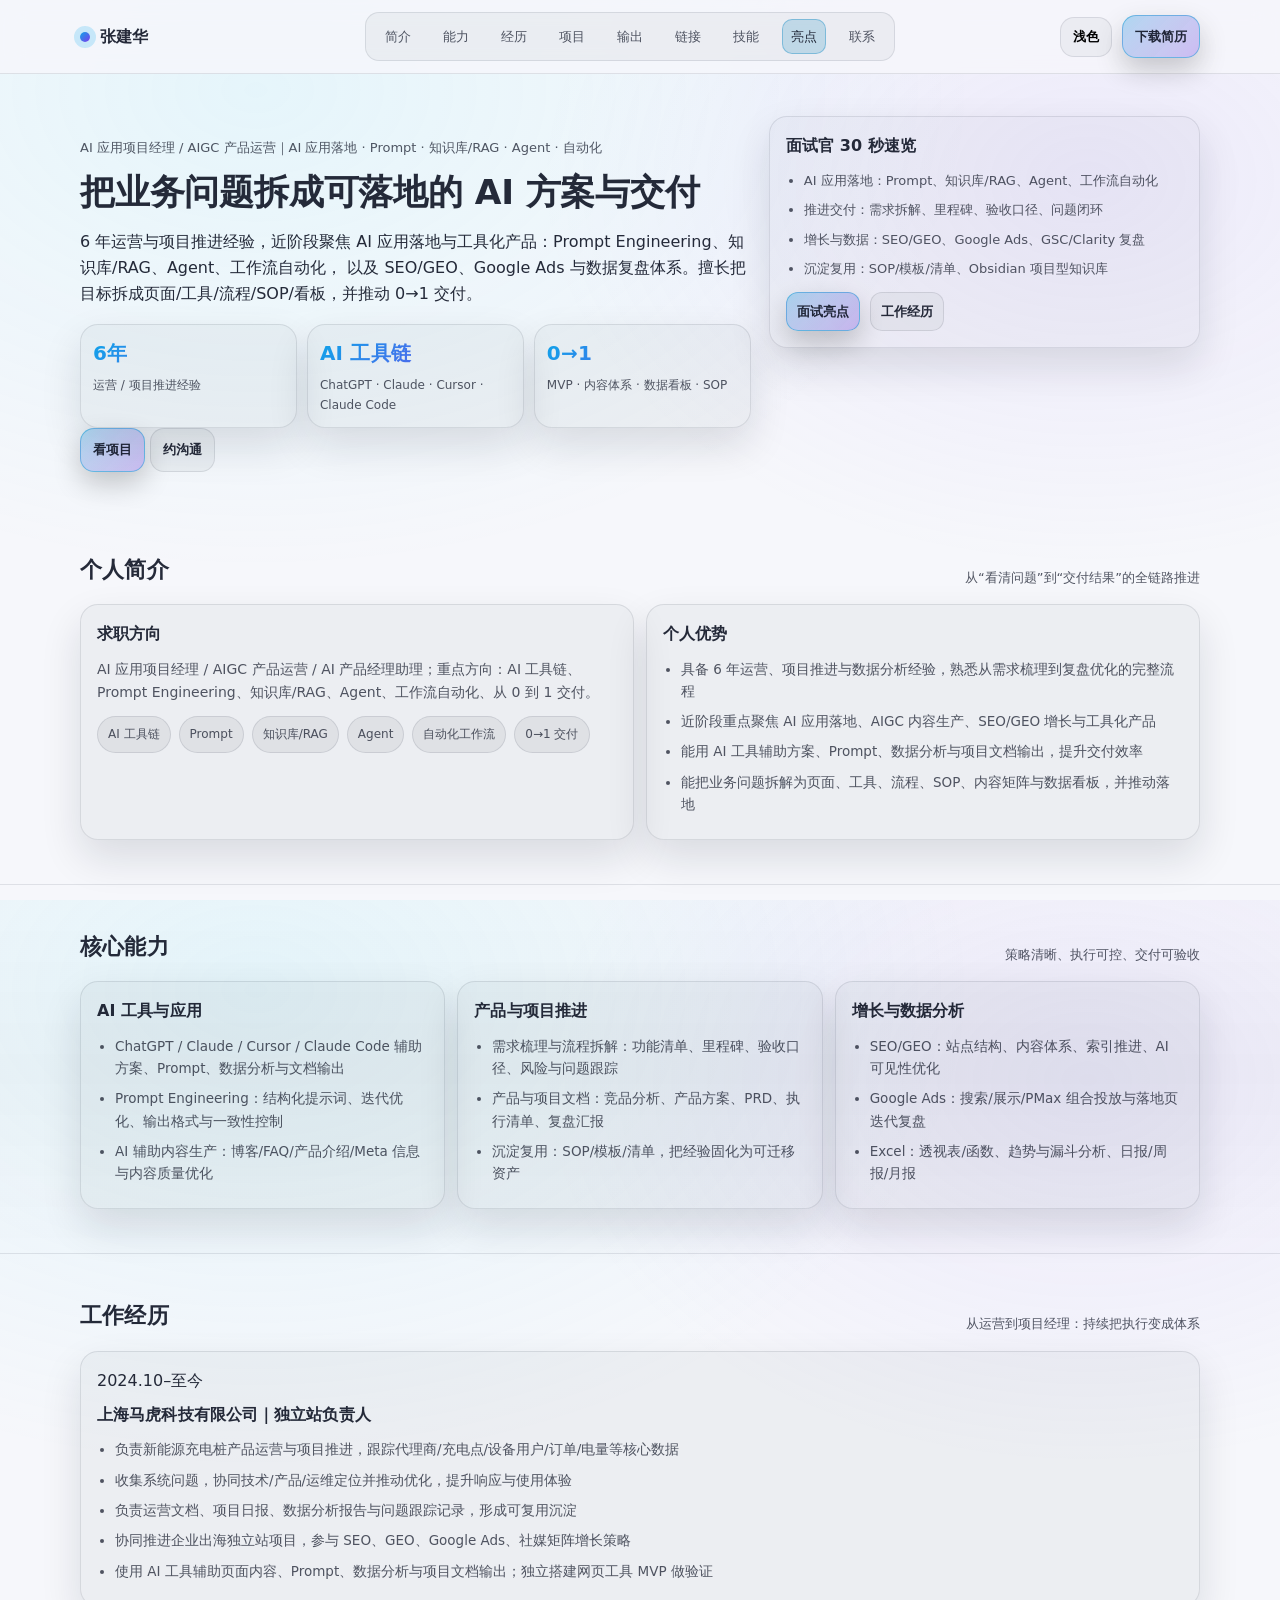
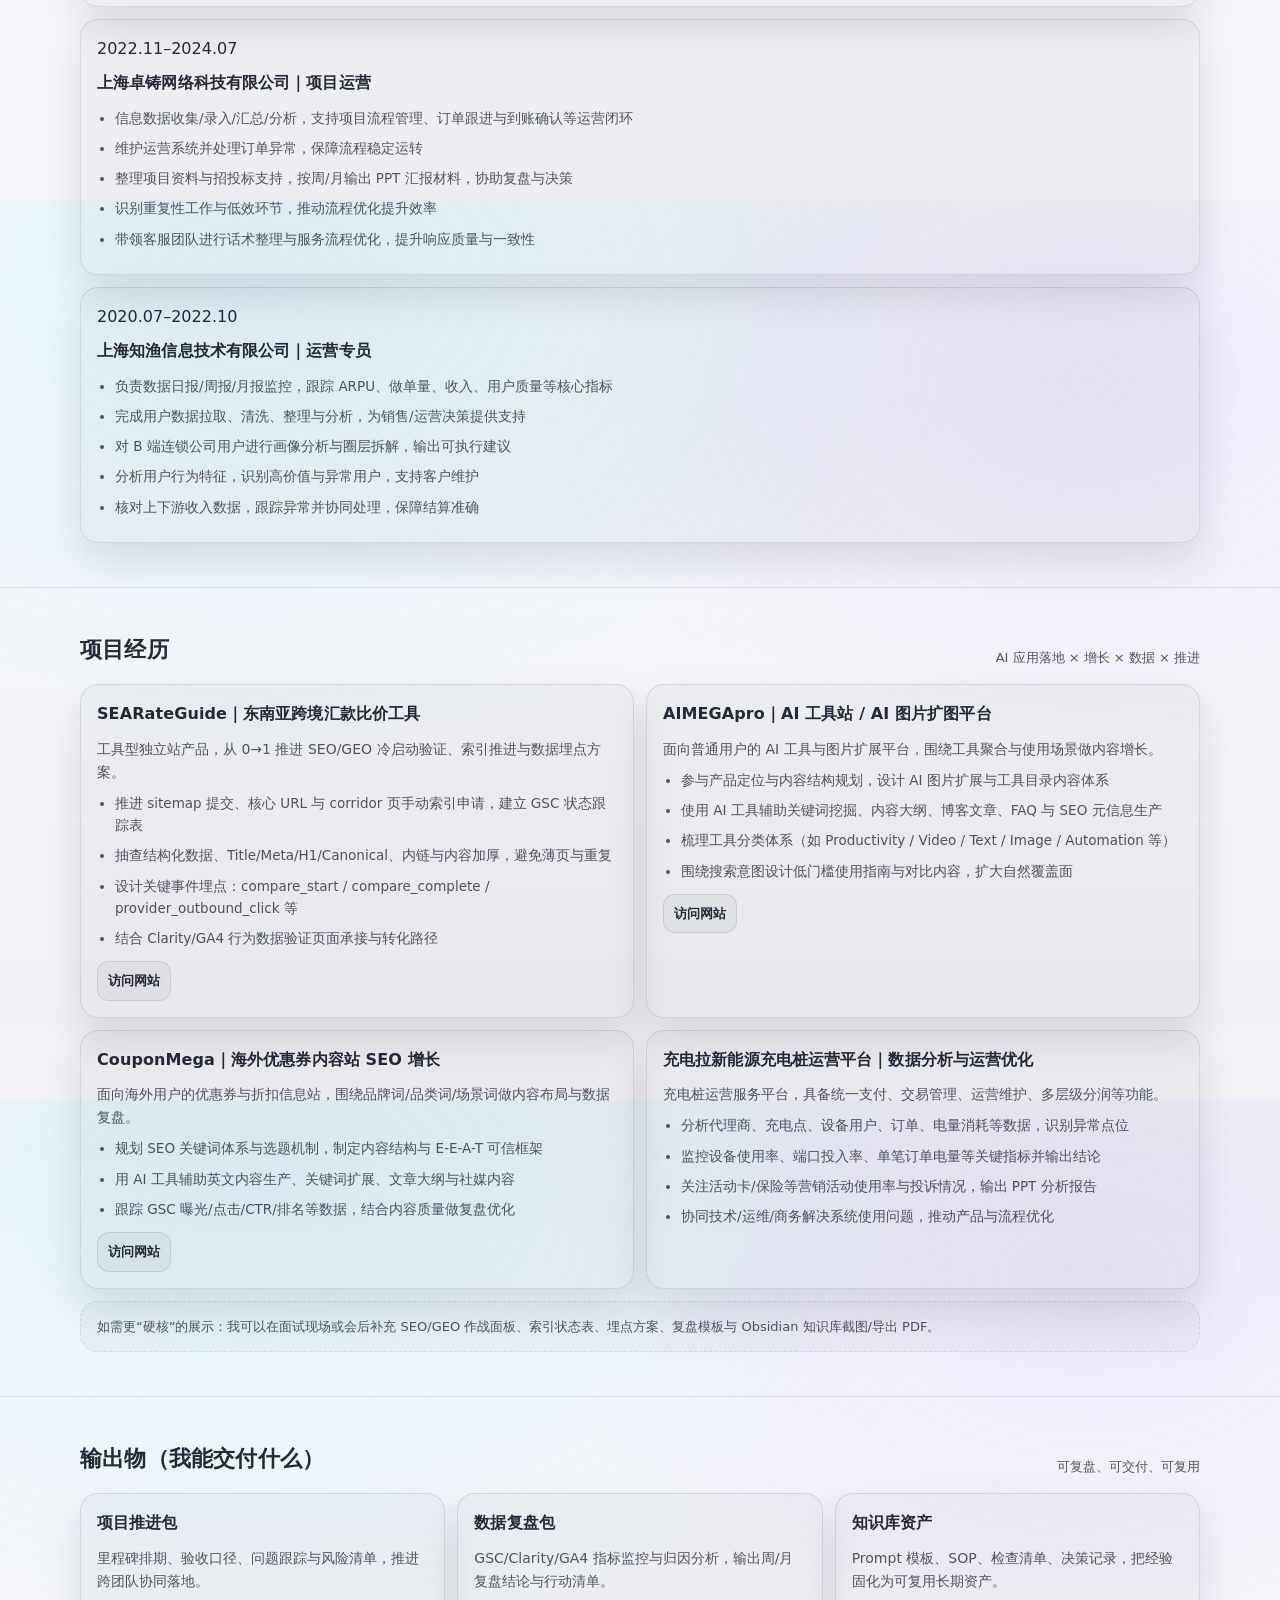
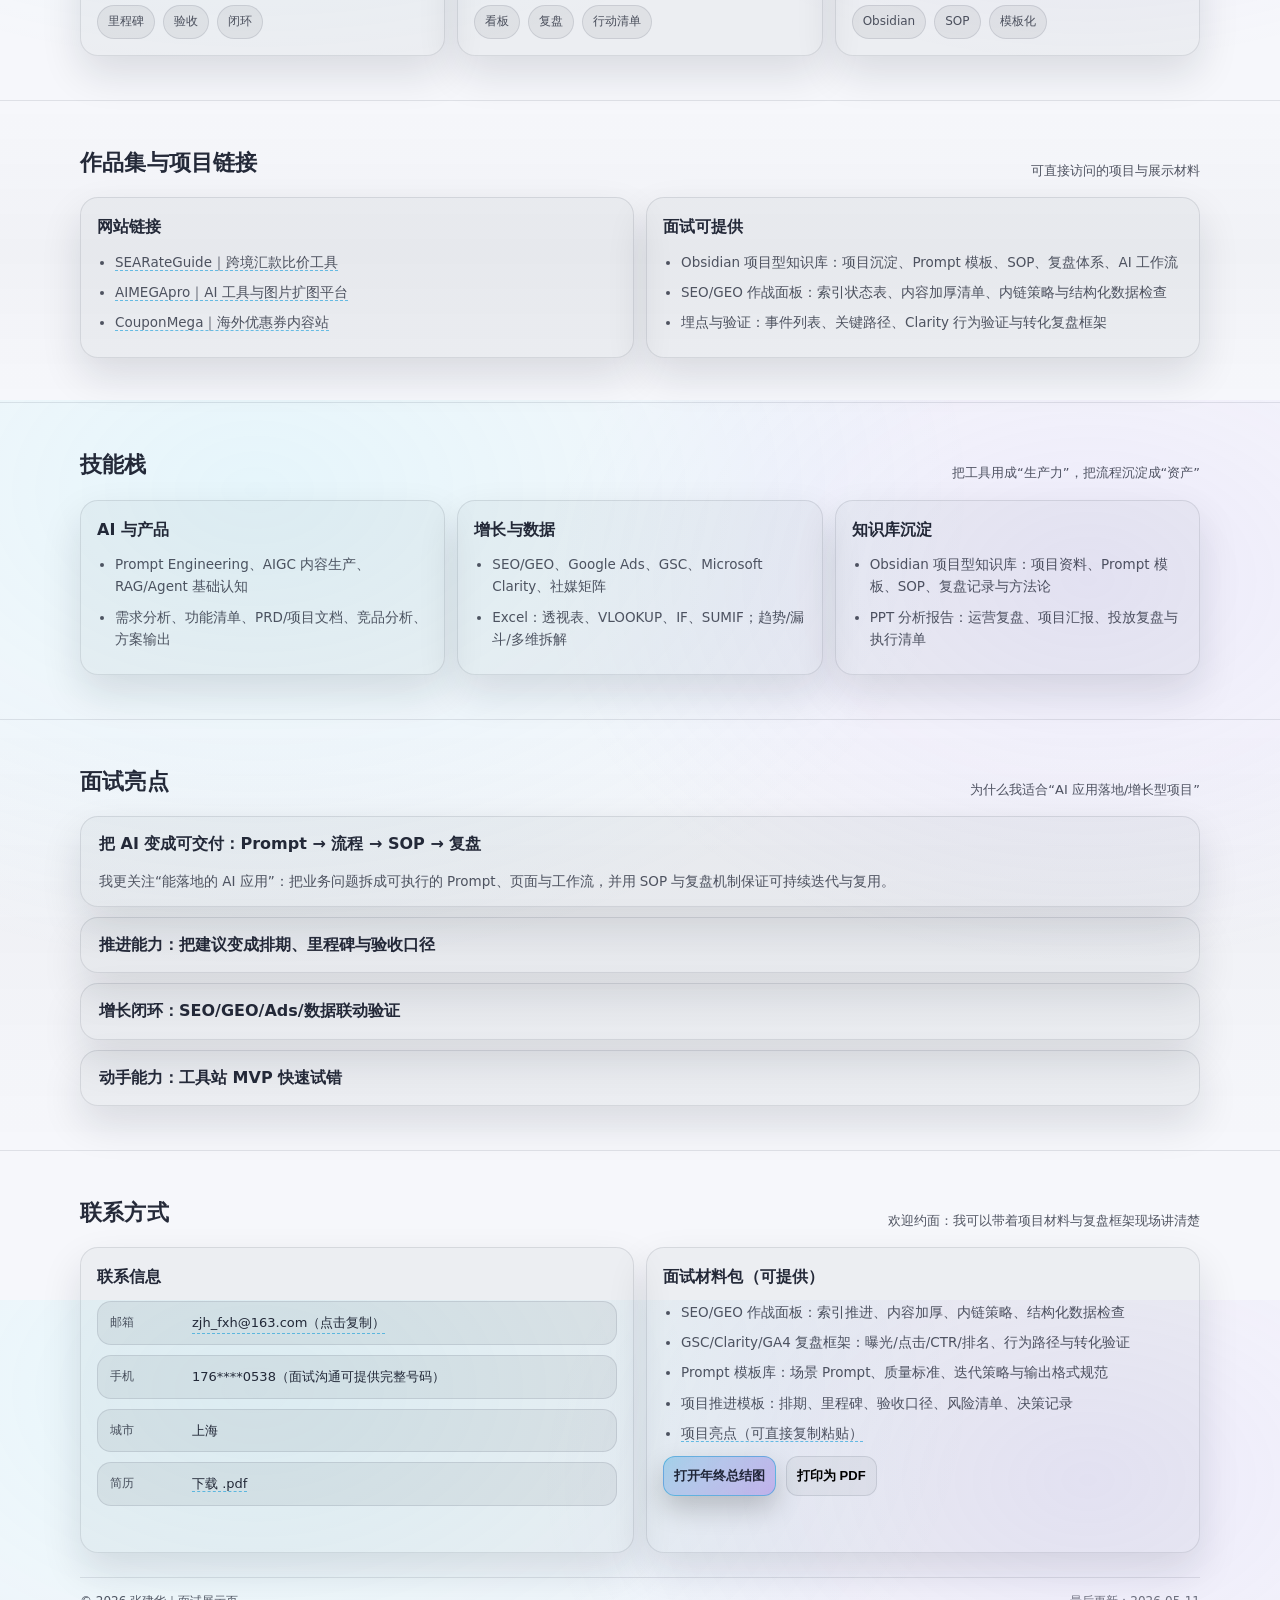
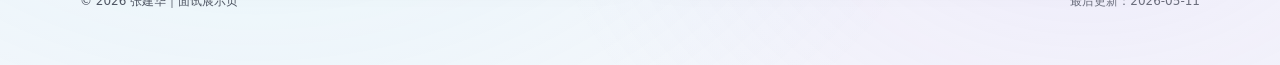
<file: index.html>
<!doctype html>
<html lang="zh-CN">
  <head>
    <meta charset="utf-8" />
    <meta name="viewport" content="width=device-width, initial-scale=1" />
    <meta name="color-scheme" content="light dark" />
    <meta name="theme-color" content="#0b1020" />

    <title>张建华｜AI 应用项目经理 / AIGC 产品运营</title>
    <meta
      name="description"
      content="张建华，AI 应用项目经理 / AIGC 产品运营。6 年运营与项目推进经验，聚焦 AI 应用落地、Prompt Engineering、知识库/RAG、Agent、工作流自动化与工具化产品；具备 SEO/GEO、Google Ads、数据分析与复盘闭环能力。"
    />
    <link rel="canonical" href="https://erick-zzz.github.io/zhangjianhua/" />

    <meta property="og:type" content="website" />
    <meta property="og:locale" content="zh_CN" />
    <meta property="og:title" content="张建华｜AI 应用项目经理 / AIGC 产品运营" />
    <meta
      property="og:description"
      content="AI 应用落地｜Prompt Engineering｜知识库/RAG｜Agent｜工作流自动化｜SEO/GEO 与 Google Ads｜数据分析与项目推进"
    />
    <meta property="og:url" content="https://erick-zzz.github.io/zhangjianhua/" />
    <meta property="og:image" content="https://erick-zzz.github.io/zhangjianhua/og.jpg" />
    <meta property="og:image:width" content="1200" />
    <meta property="og:image:height" content="630" />

    <meta name="twitter:card" content="summary_large_image" />
    <meta name="twitter:title" content="张建华｜AI 应用项目经理 / AIGC 产品运营" />
    <meta name="twitter:description" content="AI 应用落地 · Prompt · 知识库/RAG · Agent · 增长与数据" />
    <meta name="twitter:image" content="https://erick-zzz.github.io/zhangjianhua/og.jpg" />

    <link rel="icon" href="favicon-32.png" type="image/png" sizes="32x32" />
    <link rel="icon" href="favicon-16.png" type="image/png" sizes="16x16" />
    <link rel="apple-touch-icon" href="apple-touch-icon.png" sizes="180x180" />
    <meta name="format-detection" content="telephone=no" />

    <script>
      (() => {
        try {
          const saved = localStorage.getItem("theme");
          const preferred =
            saved === "light" || saved === "dark"
              ? saved
              : window.matchMedia?.("(prefers-color-scheme: light)")?.matches
                ? "light"
                : "dark";
          if (preferred === "light") document.documentElement.setAttribute("data-theme", "light");
        } catch {}
      })();
    </script>

    <link rel="stylesheet" href="styles.css" />
    <script type="application/ld+json">
      {
        "@context": "https://schema.org",
        "@type": "Person",
        "name": "张建华",
        "jobTitle": "AI 应用项目经理 / AIGC 产品运营",
        "url": "https://erick-zzz.github.io/zhangjianhua/",
        "email": "mailto:zjh_fxh@163.com",
        "address": { "@type": "PostalAddress", "addressLocality": "上海", "addressCountry": "CN" },
        "knowsAbout": [
          "AI 应用落地",
          "AIGC",
          "Prompt Engineering",
          "知识库/RAG",
          "Agent",
          "工作流自动化",
          "需求分析",
          "项目推进",
          "数据分析",
          "SEO",
          "GEO（AI 可见性）",
          "Google Ads",
          "Google Search Console",
          "Microsoft Clarity",
          "Obsidian 知识库"
        ]
      }
    </script>
  </head>
  <body>
    <a class="skip-link" href="#home">跳到主要内容</a>

    <header class="header">
      <div class="container header__inner">
        <a class="brand" href="#home" aria-label="返回顶部">
          <span class="brand__dot" aria-hidden="true"></span>
          <span class="brand__text">张建华</span>
        </a>

        <nav class="nav" aria-label="站点导航">
          <button class="nav__toggle" type="button" aria-expanded="false" aria-controls="navMenu">菜单</button>
          <div class="nav__menu" id="navMenu">
            <a href="#about">简介</a>
            <a href="#capabilities">能力</a>
            <a href="#experience">经历</a>
            <a href="#projects">项目</a>
            <a href="#results">输出</a>
            <a href="#links">链接</a>
            <a href="#skills">技能</a>
            <a href="#highlights">亮点</a>
            <a href="#contact">联系</a>
          </div>
        </nav>

        <div class="header__actions">
          <button class="btn btn--ghost" type="button" id="themeToggle" aria-label="切换主题">
            <span id="themeLabel">浅色</span>
          </button>
          <a class="btn btn--primary" href="AI应用项目经理-张建华.pdf" download>下载简历</a>
        </div>
      </div>
    </header>

    <main id="home">
      <section class="hero">
        <div class="container hero__inner">
          <div class="hero__content">
            <p class="eyebrow">AI 应用项目经理 / AIGC 产品运营｜AI 应用落地 · Prompt · 知识库/RAG · Agent · 自动化</p>
            <h1 class="hero__title">把业务问题拆成可落地的 AI 方案与交付</h1>
            <p class="hero__lead">
              6 年运营与项目推进经验，近阶段聚焦 AI 应用落地与工具化产品：Prompt Engineering、知识库/RAG、Agent、工作流自动化，
              以及 SEO/GEO、Google Ads 与数据复盘体系。擅长把目标拆成页面/工具/流程/SOP/看板，并推动 0→1 交付。
            </p>

            <div class="stats" role="list" aria-label="关键概览">
              <div class="stat" role="listitem">
                <div class="stat__value">6年</div>
                <div class="stat__label">运营 / 项目推进经验</div>
              </div>
              <div class="stat" role="listitem">
                <div class="stat__value">AI 工具链</div>
                <div class="stat__label">ChatGPT · Claude · Cursor · Claude Code</div>
              </div>
              <div class="stat" role="listitem">
                <div class="stat__value">0→1</div>
                <div class="stat__label">MVP · 内容体系 · 数据看板 · SOP</div>
              </div>
            </div>

            <div class="hero__actions">
              <a class="btn btn--primary" href="#projects">看项目</a>
              <a class="btn btn--ghost" href="#contact">约沟通</a>
            </div>
          </div>

          <div class="hero__card" aria-label="30 秒速览">
            <div class="card card--glass">
              <h2 class="card__title">面试官 30 秒速览</h2>
              <ul class="checklist">
                <li>AI 应用落地：Prompt、知识库/RAG、Agent、工作流自动化</li>
                <li>推进交付：需求拆解、里程碑、验收口径、问题闭环</li>
                <li>增长与数据：SEO/GEO、Google Ads、GSC/Clarity 复盘</li>
                <li>沉淀复用：SOP/模板/清单、Obsidian 项目型知识库</li>
              </ul>
              <div class="card__actions">
                <a class="btn btn--primary btn--sm" href="#highlights">面试亮点</a>
                <a class="btn btn--ghost btn--sm" href="#experience">工作经历</a>
              </div>
            </div>
          </div>
        </div>
      </section>

      <section class="section" id="about">
        <div class="container">
          <div class="section__head">
            <h2 class="section__title">个人简介</h2>
            <p class="section__subtitle">从“看清问题”到“交付结果”的全链路推进</p>
          </div>

          <div class="grid grid--2">
            <div class="card">
              <h3 class="card__title">求职方向</h3>
              <p class="card__text">
                AI 应用项目经理 / AIGC 产品运营 / AI 产品经理助理；重点方向：AI 工具链、Prompt Engineering、知识库/RAG、Agent、工作流自动化、从 0 到 1 交付。
              </p>
              <div class="tags" aria-label="方向标签">
                <span class="tag">AI 工具链</span>
                <span class="tag">Prompt</span>
                <span class="tag">知识库/RAG</span>
                <span class="tag">Agent</span>
                <span class="tag">自动化工作流</span>
                <span class="tag">0→1 交付</span>
              </div>
            </div>
            <div class="card">
              <h3 class="card__title">个人优势</h3>
              <ul class="bullets">
                <li>具备 6 年运营、项目推进与数据分析经验，熟悉从需求梳理到复盘优化的完整流程</li>
                <li>近阶段重点聚焦 AI 应用落地、AIGC 内容生产、SEO/GEO 增长与工具化产品</li>
                <li>能用 AI 工具辅助方案、Prompt、数据分析与项目文档输出，提升交付效率</li>
                <li>能把业务问题拆解为页面、工具、流程、SOP、内容矩阵与数据看板，并推动落地</li>
              </ul>
            </div>
          </div>
        </div>
      </section>

      <section class="section section--alt" id="capabilities">
        <div class="container">
          <div class="section__head">
            <h2 class="section__title">核心能力</h2>
            <p class="section__subtitle">策略清晰、执行可控、交付可验收</p>
          </div>

          <div class="grid grid--3">
            <div class="card">
              <h3 class="card__title">AI 工具与应用</h3>
              <ul class="bullets">
                <li>ChatGPT / Claude / Cursor / Claude Code 辅助方案、Prompt、数据分析与文档输出</li>
                <li>Prompt Engineering：结构化提示词、迭代优化、输出格式与一致性控制</li>
                <li>AI 辅助内容生产：博客/FAQ/产品介绍/Meta 信息与内容质量优化</li>
              </ul>
            </div>
            <div class="card">
              <h3 class="card__title">产品与项目推进</h3>
              <ul class="bullets">
                <li>需求梳理与流程拆解：功能清单、里程碑、验收口径、风险与问题跟踪</li>
                <li>产品与项目文档：竞品分析、产品方案、PRD、执行清单、复盘汇报</li>
                <li>沉淀复用：SOP/模板/清单，把经验固化为可迁移资产</li>
              </ul>
            </div>
            <div class="card">
              <h3 class="card__title">增长与数据分析</h3>
              <ul class="bullets">
                <li>SEO/GEO：站点结构、内容体系、索引推进、AI 可见性优化</li>
                <li>Google Ads：搜索/展示/PMax 组合投放与落地页迭代复盘</li>
                <li>Excel：透视表/函数、趋势与漏斗分析、日报/周报/月报</li>
              </ul>
            </div>
          </div>
        </div>
      </section>

      <section class="section" id="experience">
        <div class="container">
          <div class="section__head">
            <h2 class="section__title">工作经历</h2>
            <p class="section__subtitle">从运营到项目经理：持续把执行变成体系</p>
          </div>

          <div class="timeline">
            <article class="card timeline__item">
              <div class="timeline__meta">2024.10–至今</div>
              <h3 class="card__title">上海马虎科技有限公司｜独立站负责人</h3>
              <ul class="bullets">
                <li>负责新能源充电桩产品运营与项目推进，跟踪代理商/充电点/设备用户/订单/电量等核心数据</li>
                <li>收集系统问题，协同技术/产品/运维定位并推动优化，提升响应与使用体验</li>
                <li>负责运营文档、项目日报、数据分析报告与问题跟踪记录，形成可复用沉淀</li>
                <li>协同推进企业出海独立站项目，参与 SEO、GEO、Google Ads、社媒矩阵增长策略</li>
                <li>使用 AI 工具辅助页面内容、Prompt、数据分析与项目文档输出；独立搭建网页工具 MVP 做验证</li>
              </ul>
            </article>

            <article class="card timeline__item">
              <div class="timeline__meta">2022.11–2024.07</div>
              <h3 class="card__title">上海卓铸网络科技有限公司｜项目运营</h3>
              <ul class="bullets">
                <li>信息数据收集/录入/汇总/分析，支持项目流程管理、订单跟进与到账确认等运营闭环</li>
                <li>维护运营系统并处理订单异常，保障流程稳定运转</li>
                <li>整理项目资料与招投标支持，按周/月输出 PPT 汇报材料，协助复盘与决策</li>
                <li>识别重复性工作与低效环节，推动流程优化提升效率</li>
                <li>带领客服团队进行话术整理与服务流程优化，提升响应质量与一致性</li>
              </ul>
            </article>

            <article class="card timeline__item">
              <div class="timeline__meta">2020.07–2022.10</div>
              <h3 class="card__title">上海知渔信息技术有限公司｜运营专员</h3>
              <ul class="bullets">
                <li>负责数据日报/周报/月报监控，跟踪 ARPU、做单量、收入、用户质量等核心指标</li>
                <li>完成用户数据拉取、清洗、整理与分析，为销售/运营决策提供支持</li>
                <li>对 B 端连锁公司用户进行画像分析与圈层拆解，输出可执行建议</li>
                <li>分析用户行为特征，识别高价值与异常用户，支持客户维护</li>
                <li>核对上下游收入数据，跟踪异常并协同处理，保障结算准确</li>
              </ul>
            </article>
          </div>
        </div>
      </section>

      <section class="section section--alt" id="projects">
        <div class="container">
          <div class="section__head">
            <h2 class="section__title">项目经历</h2>
            <p class="section__subtitle">AI 应用落地 × 增长 × 数据 × 推进</p>
          </div>

          <div class="grid grid--2">
            <article class="card">
              <h3 class="card__title">SEARateGuide｜东南亚跨境汇款比价工具</h3>
              <p class="card__text">工具型独立站产品，从 0→1 推进 SEO/GEO 冷启动验证、索引推进与数据埋点方案。</p>
              <ul class="bullets">
                <li>推进 sitemap 提交、核心 URL 与 corridor 页手动索引申请，建立 GSC 状态跟踪表</li>
                <li>抽查结构化数据、Title/Meta/H1/Canonical、内链与内容加厚，避免薄页与重复</li>
                <li>设计关键事件埋点：compare_start / compare_complete / provider_outbound_click 等</li>
                <li>结合 Clarity/GA4 行为数据验证页面承接与转化路径</li>
              </ul>
              <div class="card__actions">
                <a class="btn btn--ghost btn--sm" href="https://searateguide.com/" target="_blank" rel="noreferrer">访问网站</a>
              </div>
            </article>

            <article class="card">
              <h3 class="card__title">AIMEGApro｜AI 工具站 / AI 图片扩图平台</h3>
              <p class="card__text">面向普通用户的 AI 工具与图片扩展平台，围绕工具聚合与使用场景做内容增长。</p>
              <ul class="bullets">
                <li>参与产品定位与内容结构规划，设计 AI 图片扩展与工具目录内容体系</li>
                <li>使用 AI 工具辅助关键词挖掘、内容大纲、博客文章、FAQ 与 SEO 元信息生产</li>
                <li>梳理工具分类体系（如 Productivity / Video / Text / Image / Automation 等）</li>
                <li>围绕搜索意图设计低门槛使用指南与对比内容，扩大自然覆盖面</li>
              </ul>
              <div class="card__actions">
                <a class="btn btn--ghost btn--sm" href="https://www.aimegapro.com/" target="_blank" rel="noreferrer">访问网站</a>
              </div>
            </article>

            <article class="card">
              <h3 class="card__title">CouponMega｜海外优惠券内容站 SEO 增长</h3>
              <p class="card__text">面向海外用户的优惠券与折扣信息站，围绕品牌词/品类词/场景词做内容布局与数据复盘。</p>
              <ul class="bullets">
                <li>规划 SEO 关键词体系与选题机制，制定内容结构与 E-E-A-T 可信框架</li>
                <li>用 AI 工具辅助英文内容生产、关键词扩展、文章大纲与社媒内容</li>
                <li>跟踪 GSC 曝光/点击/CTR/排名等数据，结合内容质量做复盘优化</li>
              </ul>
              <div class="card__actions">
                <a class="btn btn--ghost btn--sm" href="https://couponmega.com/" target="_blank" rel="noreferrer">访问网站</a>
              </div>
            </article>

            <article class="card">
              <h3 class="card__title">充电拉新能源充电桩运营平台｜数据分析与运营优化</h3>
              <p class="card__text">充电桩运营服务平台，具备统一支付、交易管理、运营维护、多层级分润等功能。</p>
              <ul class="bullets">
                <li>分析代理商、充电点、设备用户、订单、电量消耗等数据，识别异常点位</li>
                <li>监控设备使用率、端口投入率、单笔订单电量等关键指标并输出结论</li>
                <li>关注活动卡/保险等营销活动使用率与投诉情况，输出 PPT 分析报告</li>
                <li>协同技术/运维/商务解决系统使用问题，推动产品与流程优化</li>
              </ul>
            </article>
          </div>

          <div class="note">
            <p class="note__text">
              如需更“硬核”的展示：我可以在面试现场或会后补充 SEO/GEO 作战面板、索引状态表、埋点方案、复盘模板与 Obsidian 知识库截图/导出 PDF。
            </p>
          </div>
        </div>
      </section>

      <section class="section" id="results">
        <div class="container">
          <div class="section__head">
            <h2 class="section__title">输出物（我能交付什么）</h2>
            <p class="section__subtitle">可复盘、可交付、可复用</p>
          </div>

          <div class="grid grid--3">
            <div class="card">
              <h3 class="card__title">项目推进包</h3>
              <p class="card__text">里程碑排期、验收口径、问题跟踪与风险清单，推进跨团队协同落地。</p>
              <div class="card__footer">
                <span class="pill">里程碑</span>
                <span class="pill">验收</span>
                <span class="pill">闭环</span>
              </div>
            </div>
            <div class="card">
              <h3 class="card__title">数据复盘包</h3>
              <p class="card__text">GSC/Clarity/GA4 指标监控与归因分析，输出周/月复盘结论与行动清单。</p>
              <div class="card__footer">
                <span class="pill">看板</span>
                <span class="pill">复盘</span>
                <span class="pill">行动清单</span>
              </div>
            </div>
            <div class="card">
              <h3 class="card__title">知识库资产</h3>
              <p class="card__text">Prompt 模板、SOP、检查清单、决策记录，把经验固化为可复用长期资产。</p>
              <div class="card__footer">
                <span class="pill">Obsidian</span>
                <span class="pill">SOP</span>
                <span class="pill">模板化</span>
              </div>
            </div>
          </div>
        </div>
      </section>

      <section class="section section--alt" id="links">
        <div class="container">
          <div class="section__head">
            <h2 class="section__title">作品集与项目链接</h2>
            <p class="section__subtitle">可直接访问的项目与展示材料</p>
          </div>

          <div class="grid grid--2">
            <div class="card">
              <h3 class="card__title">网站链接</h3>
              <ul class="bullets">
                <li><a class="linklike" href="https://searateguide.com/" target="_blank" rel="noreferrer">SEARateGuide｜跨境汇款比价工具</a></li>
                <li><a class="linklike" href="https://www.aimegapro.com/" target="_blank" rel="noreferrer">AIMEGApro｜AI 工具与图片扩图平台</a></li>
                <li><a class="linklike" href="https://couponmega.com/" target="_blank" rel="noreferrer">CouponMega｜海外优惠券内容站</a></li>
              </ul>
            </div>
            <div class="card">
              <h3 class="card__title">面试可提供</h3>
              <ul class="bullets">
                <li>Obsidian 项目型知识库：项目沉淀、Prompt 模板、SOP、复盘体系、AI 工作流</li>
                <li>SEO/GEO 作战面板：索引状态表、内容加厚清单、内链策略与结构化数据检查</li>
                <li>埋点与验证：事件列表、关键路径、Clarity 行为验证与转化复盘框架</li>
              </ul>
            </div>
          </div>
        </div>
      </section>

      <section class="section" id="skills">
        <div class="container">
          <div class="section__head">
            <h2 class="section__title">技能栈</h2>
            <p class="section__subtitle">把工具用成“生产力”，把流程沉淀成“资产”</p>
          </div>

          <div class="grid grid--3">
            <div class="card">
              <h3 class="card__title">AI 与产品</h3>
              <ul class="bullets">
                <li>Prompt Engineering、AIGC 内容生产、RAG/Agent 基础认知</li>
                <li>需求分析、功能清单、PRD/项目文档、竞品分析、方案输出</li>
              </ul>
            </div>
            <div class="card">
              <h3 class="card__title">增长与数据</h3>
              <ul class="bullets">
                <li>SEO/GEO、Google Ads、GSC、Microsoft Clarity、社媒矩阵</li>
                <li>Excel：透视表、VLOOKUP、IF、SUMIF；趋势/漏斗/多维拆解</li>
              </ul>
            </div>
            <div class="card">
              <h3 class="card__title">知识库沉淀</h3>
              <ul class="bullets">
                <li>Obsidian 项目型知识库：项目资料、Prompt 模板、SOP、复盘记录与方法论</li>
                <li>PPT 分析报告：运营复盘、项目汇报、投放复盘与执行清单</li>
              </ul>
            </div>
          </div>
        </div>
      </section>

      <section class="section section--alt" id="highlights">
        <div class="container">
          <div class="section__head">
            <h2 class="section__title">面试亮点</h2>
            <p class="section__subtitle">为什么我适合“AI 应用落地/增长型项目”</p>
          </div>

          <div class="accordion" data-accordion>
            <details class="accordion__item" open>
              <summary>把 AI 变成可交付：Prompt → 流程 → SOP → 复盘</summary>
              <div class="accordion__content">
                我更关注“能落地的 AI 应用”：把业务问题拆成可执行的 Prompt、页面与工作流，并用 SOP 与复盘机制保证可持续迭代与复用。
              </div>
            </details>
            <details class="accordion__item">
              <summary>推进能力：把建议变成排期、里程碑与验收口径</summary>
              <div class="accordion__content">
                能把模糊需求转成可执行任务与验收标准，持续跟进风险与资源，推动跨团队协同闭环。
              </div>
            </details>
            <details class="accordion__item">
              <summary>增长闭环：SEO/GEO/Ads/数据联动验证</summary>
              <div class="accordion__content">
                兼顾短期验证与长期资产沉淀：投放验证、SEO/内容复利、数据复盘驱动下一阶段行动清单。
              </div>
            </details>
            <details class="accordion__item">
              <summary>动手能力：工具站 MVP 快速试错</summary>
              <div class="accordion__content">
                能独立搭建工具型页面或 MVP，快速验证需求与路径，用小成本试错缩短学习周期。
              </div>
            </details>
          </div>
        </div>
      </section>

      <section class="section" id="contact">
        <div class="container">
          <div class="section__head">
            <h2 class="section__title">联系方式</h2>
            <p class="section__subtitle">欢迎约面：我可以带着项目材料与复盘框架现场讲清楚</p>
          </div>

          <div class="grid grid--2">
            <div class="card">
              <h3 class="card__title">联系信息</h3>
              <div class="contact-list">
                <div class="contact-item">
                  <div class="contact-item__k">邮箱</div>
                  <div class="contact-item__v">
                    <button class="linklike" type="button" data-copy="zjh_fxh@163.com">zjh_fxh@163.com（点击复制）</button>
                  </div>
                </div>
                <div class="contact-item">
                  <div class="contact-item__k">手机</div>
                  <div class="contact-item__v">176****0538（面试沟通可提供完整号码）</div>
                </div>
                <div class="contact-item">
                  <div class="contact-item__k">城市</div>
                  <div class="contact-item__v">上海</div>
                </div>
                <div class="contact-item">
                  <div class="contact-item__k">简历</div>
                  <div class="contact-item__v">
                    <a class="linklike" href="AI应用项目经理-张建华.pdf" download>下载 .pdf</a>
                  </div>
                </div>
              </div>
              <div class="toast" id="toast" role="status" aria-live="polite" aria-atomic="true"></div>
            </div>

            <div class="card">
              <h3 class="card__title">面试材料包（可提供）</h3>
              <ul class="bullets">
                <li>SEO/GEO 作战面板：索引推进、内容加厚、内链策略、结构化数据检查</li>
                <li>GSC/Clarity/GA4 复盘框架：曝光/点击/CTR/排名、行为路径与转化验证</li>
                <li>Prompt 模板库：场景 Prompt、质量标准、迭代策略与输出格式规范</li>
                <li>项目推进模板：排期、里程碑、验收口径、风险清单、决策记录</li>
                <li><a class="linklike" href="resume_project_highlights.md" target="_blank" rel="noreferrer">项目亮点（可直接复制粘贴）</a></li>
              </ul>
              <div class="card__actions">
                <a class="btn btn--primary btn--sm" href="year_end.jpg" target="_blank" rel="noreferrer">打开年终总结图</a>
                <button class="btn btn--ghost btn--sm" type="button" id="printBtn">打印为 PDF</button>
              </div>
            </div>
          </div>

          <footer class="footer">
            <div class="footer__inner">
              <div>© <span id="year"></span> 张建华｜面试展示页</div>
              <div class="footer__meta">最后更新：2026-05-11</div>
            </div>
          </footer>
        </div>
      </section>
    </main>

    <button class="backtop" type="button" id="backToTop" aria-label="返回顶部">↑</button>
    <script src="main.js" defer></script>
  </body>
</html>
</file>
<file: styles.css>
:root{
  --font: system-ui, -apple-system, "Segoe UI", Arial, "PingFang SC", "Hiragino Sans GB", "Microsoft YaHei", sans-serif;
  --bg: #0b1020;
  --surface: rgba(255,255,255,.06);
  --surface-2: rgba(255,255,255,.08);
  --border: rgba(255,255,255,.12);
  --text: rgba(255,255,255,.92);
  --muted: rgba(255,255,255,.72);
  --soft: rgba(255,255,255,.60);
  --primary: #6ee7ff;
  --primary-2: #a78bfa;
  --shadow: 0 16px 40px rgba(0,0,0,.30);
  --ring: 0 0 0 4px rgba(110, 231, 255, .18);
  --radius: 18px;
  --container: 1120px;
}

[data-theme="light"]{
  --bg: #f6f7fb;
  --surface: rgba(18, 24, 40, .04);
  --surface-2: rgba(18, 24, 40, .06);
  --border: rgba(18, 24, 40, .10);
  --text: rgba(18, 24, 40, .92);
  --muted: rgba(18, 24, 40, .72);
  --soft: rgba(18, 24, 40, .60);
  --primary: #0ea5e9;
  --primary-2: #7c3aed;
  --shadow: 0 18px 40px rgba(18, 24, 40, .12);
  --ring: 0 0 0 4px rgba(14, 165, 233, .16);
}

*{ box-sizing:border-box; }
html,body{ height:100%; }
html{ scroll-behavior: smooth; }
body{
  margin:0;
  font-family: var(--font);
  background: radial-gradient(1200px 800px at 20% 10%, rgba(110,231,255,.12), transparent 60%),
              radial-gradient(1000px 700px at 85% 20%, rgba(167,139,250,.12), transparent 55%),
              var(--bg);
  color: var(--text);
  line-height: 1.65;
}

a{ color: inherit; text-decoration: none; }
img{ max-width:100%; height:auto; display:block; }

.skip-link{
  position:absolute;
  left:-9999px;
  top:auto;
  width:1px;
  height:1px;
  overflow:hidden;
}
.skip-link:focus{
  left:16px;
  top:16px;
  width:auto;
  height:auto;
  padding:10px 12px;
  border-radius: 12px;
  background: var(--surface-2);
  border: 1px solid var(--border);
  box-shadow: var(--shadow);
  z-index: 9999;
}

.container{
  width: min(var(--container), calc(100% - 32px));
  margin: 0 auto;
}

.header{
  position: sticky;
  top: 0;
  z-index: 60;
  backdrop-filter: blur(12px);
  background: color-mix(in srgb, var(--bg) 78%, transparent);
  border-bottom: 1px solid var(--border);
}
.header__inner{
  display:flex;
  align-items:center;
  justify-content:space-between;
  gap: 14px;
  padding: 12px 0;
}
.brand{
  display:flex;
  align-items:center;
  gap: 10px;
  min-width: 120px;
}
.brand__dot{
  width: 10px;
  height: 10px;
  border-radius: 999px;
  background: linear-gradient(135deg, var(--primary), var(--primary-2));
  box-shadow: 0 0 0 6px color-mix(in srgb, var(--primary) 20%, transparent);
}
.brand__text{
  font-weight: 700;
  letter-spacing: .2px;
}

.nav{
  display:flex;
  align-items:center;
  gap: 10px;
}
.nav__toggle{
  display:none;
  border:1px solid var(--border);
  background: var(--surface);
  color: var(--text);
  padding: 8px 10px;
  border-radius: 12px;
  cursor:pointer;
}
.nav__menu{
  display:flex;
  align-items:center;
  gap: 14px;
  padding: 6px 10px;
  border-radius: 14px;
  border: 1px solid var(--border);
  background: var(--surface);
}
.nav__menu a{
  font-size: 13px;
  color: var(--muted);
  padding: 6px 8px;
  border: 1px solid transparent;
  border-radius: 10px;
  transition: background .15s ease, color .15s ease;
}
.nav__menu a:hover{
  background: var(--surface-2);
  color: var(--text);
}
.nav__menu a.is-active{
  background: color-mix(in srgb, var(--primary) 14%, var(--surface-2));
  color: var(--text);
  border: 1px solid color-mix(in srgb, var(--primary) 30%, var(--border));
}

.header__actions{
  display:flex;
  align-items:center;
  gap: 10px;
}

.btn{
  display:inline-flex;
  align-items:center;
  justify-content:center;
  gap: 8px;
  border-radius: 14px;
  padding: 10px 12px;
  font-weight: 600;
  font-size: 13px;
  border: 1px solid var(--border);
  cursor:pointer;
  transition: transform .08s ease, background .15s ease, border-color .15s ease;
  user-select:none;
}
.btn:active{ transform: translateY(1px); }
.btn--primary{
  border-color: color-mix(in srgb, var(--primary) 42%, var(--border));
  background: linear-gradient(135deg, color-mix(in srgb, var(--primary) 30%, var(--surface)), color-mix(in srgb, var(--primary-2) 28%, var(--surface)));
  box-shadow: 0 12px 28px rgba(0,0,0,.20);
}
.btn--ghost{
  background: var(--surface);
}
.btn--sm{
  padding: 8px 10px;
  border-radius: 12px;
}
.btn:focus-visible{
  outline: none;
  box-shadow: var(--ring);
}

.hero{
  padding: 42px 0 18px;
}
.hero__inner{
  display:grid;
  grid-template-columns: 1.4fr .9fr;
  gap: 18px;
  align-items: start;
}
.hero__content{
  padding: 18px 0;
}
.eyebrow{
  display:inline-flex;
  align-items:center;
  gap: 10px;
  font-size: 13px;
  color: var(--muted);
  margin: 0 0 14px;
}
.hero__title{
  margin: 0 0 14px;
  line-height: 1.15;
  letter-spacing: -.2px;
  font-size: clamp(28px, 2.7vw, 44px);
}
.hero__subtitle{
  margin: 0 0 18px;
  color: var(--muted);
  font-size: 15px;
}
.hero__cta{
  display:flex;
  flex-wrap: wrap;
  gap: 10px;
  margin-bottom: 16px;
}

.stats{
  display:grid;
  grid-template-columns: repeat(3, minmax(0,1fr));
  gap: 10px;
}
.stat{
  border: 1px solid var(--border);
  background: var(--surface);
  border-radius: var(--radius);
  padding: 12px 12px;
  box-shadow: var(--shadow);
}
.stat__value{
  font-size: 20px;
  font-weight: 800;
  letter-spacing: .2px;
  background: linear-gradient(135deg, var(--primary), var(--primary-2));
  -webkit-background-clip: text;
  background-clip: text;
  color: transparent;
}
.stat__label{
  font-size: 12px;
  color: var(--muted);
  margin-top: 6px;
}

.hero__card{
  position: sticky;
  top: 78px;
}

.section{
  padding: 44px 0;
}
.section[id]{
  scroll-margin-top: 92px;
}
.section--alt{
  background: linear-gradient(180deg, transparent, color-mix(in srgb, var(--surface) 60%, transparent), transparent);
  border-top: 1px solid var(--border);
  border-bottom: 1px solid var(--border);
}
.section__head{
  display:flex;
  align-items:flex-end;
  justify-content:space-between;
  gap: 12px;
  margin-bottom: 16px;
}
.section__title{
  margin: 0;
  font-size: 22px;
  letter-spacing: .2px;
}
.section__subtitle{
  margin: 0;
  color: var(--muted);
  font-size: 13px;
}

.grid{
  display:grid;
  gap: 12px;
}
.grid--2{ grid-template-columns: repeat(2, minmax(0, 1fr)); }
.grid--3{ grid-template-columns: repeat(3, minmax(0, 1fr)); }

.card{
  border: 1px solid var(--border);
  background: var(--surface);
  border-radius: var(--radius);
  padding: 16px 16px;
  box-shadow: var(--shadow);
}
.card--glass{
  background: color-mix(in srgb, var(--surface) 74%, transparent);
}
.card__kicker{
  font-size: 12px;
  color: var(--muted);
  margin-bottom: 8px;
}
.card__title{
  margin: 0 0 10px;
  font-size: 16px;
  letter-spacing: .1px;
}
.card__text{
  margin: 0;
  color: var(--muted);
  font-size: 14px;
}
.card__actions{
  display:flex;
  gap: 10px;
  margin-top: 12px;
}
.card__footer{
  display:flex;
  gap: 8px;
  flex-wrap: wrap;
  margin-top: 12px;
}

.checklist{
  margin: 0;
  padding-left: 18px;
  color: var(--muted);
  font-size: 13px;
}
.checklist li{ margin: 8px 0; }

.bullets{
  margin: 0;
  padding-left: 18px;
  color: var(--muted);
  font-size: 13.5px;
}
.bullets li{ margin: 8px 0; }

.tags{
  display:flex;
  flex-wrap:wrap;
  gap: 8px;
  margin-top: 12px;
}
.tags--lg .tag{
  padding: 10px 12px;
  font-size: 13px;
}
.tag{
  display:inline-flex;
  align-items:center;
  padding: 8px 10px;
  border-radius: 999px;
  border: 1px solid var(--border);
  background: var(--surface-2);
  color: var(--muted);
  font-size: 12px;
}

.timeline{
  display:grid;
  gap: 12px;
}
.timeline__meta{
  display:grid;
  grid-template-columns: 160px 120px 1fr;
  gap: 10px;
  align-items: baseline;
  margin-bottom: 8px;
}
.timeline__time{ color: var(--soft); font-size: 12px; }
.timeline__role{ font-weight: 700; }
.timeline__company{ color: var(--muted); font-size: 13px; }

.mini-stats{
  display:grid;
  grid-template-columns: repeat(2, minmax(0,1fr));
  gap: 10px;
}
.mini-stat{
  display:flex;
  justify-content:space-between;
  gap: 12px;
  padding: 10px 12px;
  border-radius: 14px;
  border: 1px solid var(--border);
  background: var(--surface-2);
}
.mini-stat__k{ color: var(--muted); font-size: 12px; }
.mini-stat__v{ font-weight: 800; }

.pill{
  display:inline-flex;
  align-items:center;
  padding: 6px 10px;
  border-radius: 999px;
  border: 1px solid var(--border);
  background: var(--surface-2);
  color: var(--muted);
  font-size: 12px;
}

.note{
  margin-top: 12px;
  border: 1px dashed var(--border);
  background: color-mix(in srgb, var(--surface) 70%, transparent);
  border-radius: var(--radius);
  padding: 14px 16px;
}
.note__text{
  margin: 0;
  color: var(--muted);
  font-size: 13px;
}

.muted{ color: var(--muted); }

.accordion{
  display:grid;
  gap: 10px;
}
.accordion__item{
  border: 1px solid var(--border);
  background: var(--surface);
  border-radius: var(--radius);
  padding: 2px 10px;
  box-shadow: var(--shadow);
}
.accordion__item > summary{
  cursor: pointer;
  padding: 12px 8px;
  list-style: none;
  font-weight: 700;
}
.accordion__item > summary::-webkit-details-marker{ display:none; }
.accordion__content{
  padding: 0 8px 12px;
  color: var(--muted);
  font-size: 13.5px;
}

.image-frame{
  margin-top: 12px;
  border-radius: var(--radius);
  overflow:hidden;
  border: 1px solid var(--border);
  background: var(--surface-2);
}
.image-frame img{
  width: 100%;
  height: auto;
}

.contact-list{
  display:grid;
  gap: 10px;
}
.contact-item{
  display:grid;
  grid-template-columns: 72px 1fr;
  gap: 10px;
  align-items: center;
  padding: 10px 12px;
  border: 1px solid var(--border);
  background: var(--surface-2);
  border-radius: 14px;
}
.contact-item__k{
  font-size: 12px;
  color: var(--muted);
}
.contact-item__v{
  font-size: 13px;
  color: var(--text);
}

.linklike{
  appearance:none;
  background:none;
  border:none;
  padding:0;
  margin:0;
  color: inherit;
  cursor: pointer;
  font: inherit;
  text-align:left;
  border-bottom: 1px dashed color-mix(in srgb, var(--primary) 55%, var(--border));
}
.linklike:hover{
  color: color-mix(in srgb, var(--primary) 75%, var(--text));
}
.linklike:focus-visible{
  outline:none;
  box-shadow: var(--ring);
  border-radius: 10px;
  padding: 2px 6px;
  margin-left: -6px;
}

.toast{
  margin-top: 10px;
  min-height: 20px;
  color: var(--muted);
  font-size: 12px;
}

.backtop{
  position: fixed;
  right: 18px;
  bottom: 18px;
  width: 44px;
  height: 44px;
  border-radius: 14px;
  border: 1px solid var(--border);
  background: color-mix(in srgb, var(--surface) 84%, transparent);
  color: var(--text);
  box-shadow: var(--shadow);
  cursor: pointer;
  display: grid;
  place-items: center;
  opacity: 0;
  transform: translateY(8px);
  pointer-events: none;
  transition: opacity .16s ease, transform .16s ease;
}
.backtop.is-visible{
  opacity: 1;
  transform: translateY(0);
  pointer-events: auto;
}
.backtop:focus-visible{
  outline: none;
  box-shadow: var(--ring);
}

.footer{
  padding: 24px 0 10px;
}
.footer__inner{
  display:flex;
  align-items:center;
  justify-content:space-between;
  gap: 10px;
  border-top: 1px solid var(--border);
  padding-top: 14px;
  color: var(--muted);
  font-size: 12px;
}
.footer__meta{ color: var(--soft); }

@media (max-width: 980px){
  .hero__inner{ grid-template-columns: 1fr; }
  .hero__card{ position: static; }
  .grid--3{ grid-template-columns: 1fr; }
  .grid--2{ grid-template-columns: 1fr; }
  .stats{ grid-template-columns: 1fr; }
  .timeline__meta{ grid-template-columns: 1fr; }
  .nav__toggle{ display:inline-flex; }
  .nav__menu{
    display:none;
    position:absolute;
    right: 16px;
    top: 56px;
    flex-direction: column;
    align-items: stretch;
    gap: 6px;
    padding: 10px;
    width: min(240px, calc(100vw - 32px));
    box-shadow: var(--shadow);
  }
  .nav__menu.is-open{ display:flex; }
  .nav{ position: relative; }
}

@media (prefers-reduced-motion: reduce){
  html{ scroll-behavior: auto; }
  *{
    transition: none !important;
    scroll-behavior: auto !important;
  }
}

@media print{
  .header, .skip-link, .hero__cta, .btn, .nav, .toast{ display:none !important; }
  body{ background: #fff; color: #111; }
  .card, .stat, .accordion__item{ box-shadow:none; }
  .section{ padding: 18px 0; }
  a{ text-decoration:none; }
}
</file>
